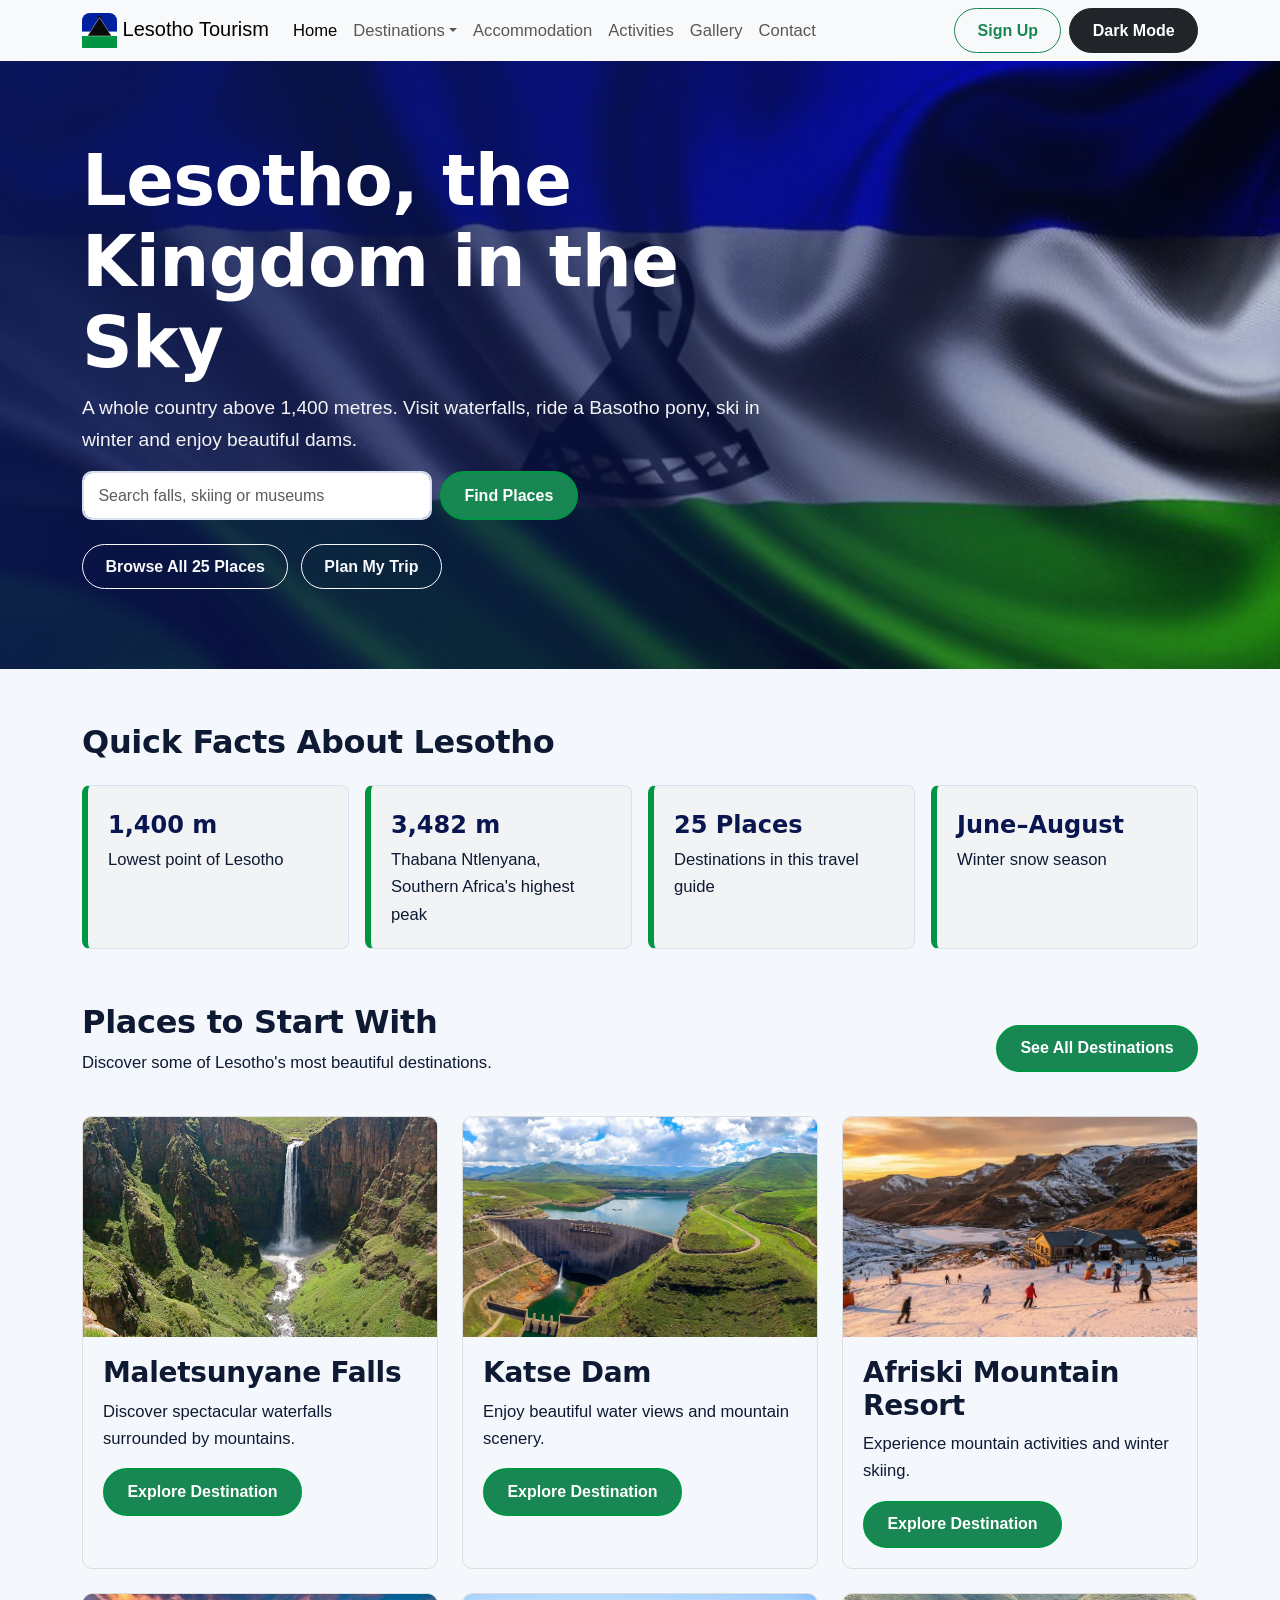
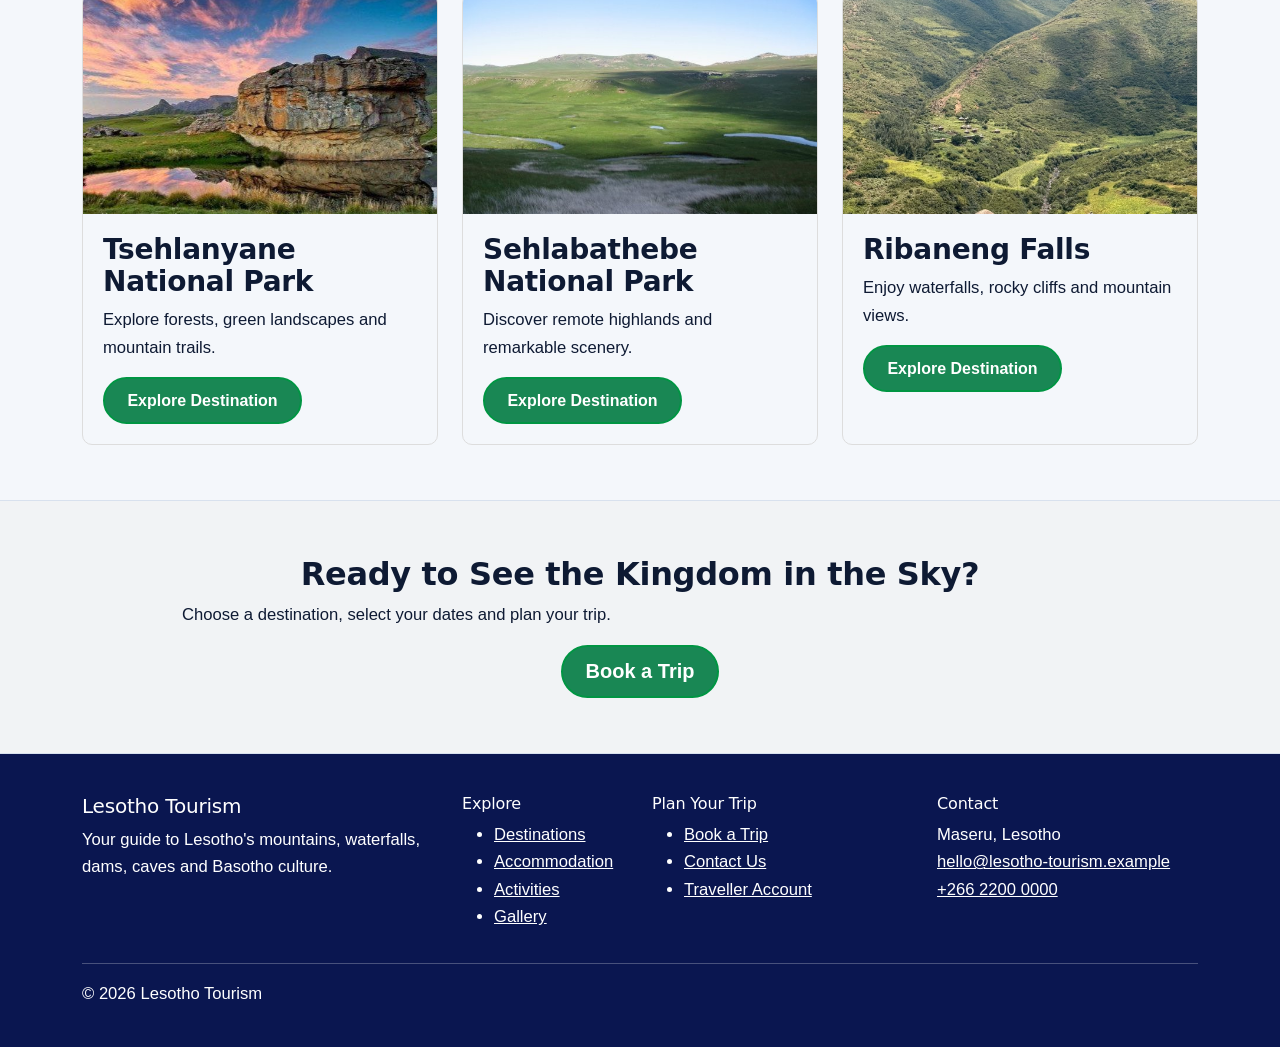
<file: index.html>
<!DOCTYPE html>
<html lang="en" data-bs-theme="light">
<head>
    <meta charset="UTF-8">
    <meta name="viewport" content="width=device-width, initial-scale=1">

    <title>Home | Lesotho Tourism</title>

    <meta name="description" content="Explore Lesotho's mountains, waterfalls, dams, caves and Basotho culture.">

    <link href="https://cdn.jsdelivr.net/npm/bootstrap@5.3.3/dist/css/bootstrap.min.css" rel="stylesheet">
    <link href="css/style.css" rel="stylesheet">

    <style>
        body {
            font-family: Arial, sans-serif;
        }

        .hero {
            background: #0a1650;
            color: white;
            padding: 80px 0;
        }

        .destination-card {
            height: 100%;
            border: 1px solid #ddd;
            border-radius: 10px;
            overflow: hidden;
        }

        .destination-card img {
            width: 100%;
            height: 220px;
            object-fit: cover;
        }

        .destination-card-content {
            padding: 20px;
        }

        .fact {
            background: #f1f3f5;
            padding: 20px;
            border-radius: 8px;
            height: 100%;
        }

        .fact strong {
            display: block;
            font-size: 24px;
            color: #0a1650;
        }

        .btn-green {
            background: #198754;
            color: white;
        }

        .btn-green:hover {
            background: #146c43;
            color: white;
        }

        .section {
            padding: 55px 0;
        }

        .section-alt {
            background: #f1f3f5;
        }

        footer {
            background: #0a1650;
            color: white;
            padding: 40px 0;
        }

        footer a {
            color: white;
        }

        @media (max-width: 576px) {
            .hero {
                padding: 50px 0;
            }

            .destination-card img {
                height: 200px;
            }
        }
    </style>
</head>

<body>

<header>
    <nav class="navbar navbar-expand-lg navbar-light bg-light">
        <div class="container">

            <a class="navbar-brand" href="index.html">
                <img src="images/logo.svg" alt="Lesotho Tourism logo" width="35" height="35">
                Lesotho Tourism
            </a>

            <button class="navbar-toggler" type="button" data-bs-toggle="collapse" data-bs-target="#mainMenu">
                <span class="navbar-toggler-icon"></span>
            </button>

            <div class="collapse navbar-collapse" id="mainMenu">

                <ul class="navbar-nav me-auto">
                    <li class="nav-item">
                        <a class="nav-link active" href="index.html">Home</a>
                    </li>

                    <li class="nav-item dropdown">
                        <a class="nav-link dropdown-toggle" href="#" data-bs-toggle="dropdown">Destinations</a>

                        <ul class="dropdown-menu">
                            <li><a class="dropdown-item" href="destinations.html">All 25 Places</a></li>
                            <li><a class="dropdown-item" href="destinations.html?cat=Mountains%20%26%20Nature">Mountains and Nature</a></li>
                            <li><a class="dropdown-item" href="destinations.html?cat=Dams%20%26%20Highlands">Dams and Highlands</a></li>
                            <li><a class="dropdown-item" href="destinations.html?cat=History%20%26%20Culture">History and Culture</a></li>
                            <li><a class="dropdown-item" href="destinations.html?cat=More%20to%20explore">More to Explore</a></li>
                        </ul>
                    </li>

                    <li class="nav-item">
                        <a class="nav-link" href="accommodation.html">Accommodation</a>
                    </li>

                    <li class="nav-item">
                        <a class="nav-link" href="activities.html">Activities</a>
                    </li>

                    <li class="nav-item">
                        <a class="nav-link" href="gallery.html">Gallery</a>
                    </li>

                    <li class="nav-item">
                        <a class="nav-link" href="contact.html">Contact</a>
                    </li>
                </ul>

                <a class="btn btn-outline-success me-2" href="contact.html#account">Sign Up</a>

                <button class="btn btn-dark" type="button" id="themeButton">
                    Dark Mode
                </button>

            </div>
        </div>
    </nav>
</header>

<main>

    <section class="hero">
        <div class="container">

            <h1>Lesotho, the Kingdom in the Sky</h1>

            <p class="lead">
                A whole country above 1,400 metres. Visit waterfalls,
                ride a Basotho pony, ski in winter and enjoy beautiful dams.
            </p>

            <form id="heroSearch" class="d-flex flex-wrap gap-2">
                <input
                    class="form-control"
                    style="max-width:350px"
                    id="heroQuery"
                    type="search"
                    placeholder="Search falls, skiing or museums">

                <button class="btn btn-green" type="submit">Find Places</button>
            </form>

            <div class="mt-4">
                <a class="btn btn-outline-light me-2" href="destinations.html">Browse All 25 Places</a>
                <a class="btn btn-outline-light" href="contact.html#booking">Plan My Trip</a>
            </div>

        </div>
    </section>

    <section class="section pb-0">
        <div class="container">

            <h2 class="mb-4">Quick Facts About Lesotho</h2>

            <div class="row g-3">

                <div class="col-6 col-lg-3">
                    <div class="fact">
                        <strong>1,400 m</strong>
                        Lowest point of Lesotho
                    </div>
                </div>

                <div class="col-6 col-lg-3">
                    <div class="fact">
                        <strong>3,482 m</strong>
                        Thabana Ntlenyana, Southern Africa's highest peak
                    </div>
                </div>

                <div class="col-6 col-lg-3">
                    <div class="fact">
                        <strong>25 Places</strong>
                        Destinations in this travel guide
                    </div>
                </div>

                <div class="col-6 col-lg-3">
                    <div class="fact">
                        <strong>June–August</strong>
                        Winter snow season
                    </div>
                </div>

            </div>
        </div>
    </section>

    <section class="section">
        <div class="container">

            <div class="d-flex justify-content-between align-items-center flex-wrap gap-3 mb-4">

                <div>
                    <h2>Places to Start With</h2>
                    <p>Discover some of Lesotho's most beautiful destinations.</p>
                </div>

                <a class="btn btn-green" href="destinations.html">See All Destinations</a>

            </div>

            <div class="row g-4" id="featuredGrid">

                <div class="col-md-6 col-lg-4">
                    <article class="destination-card">
                        <img src="images/maletsunyanefalls.jpg" alt="Maletsunyane Falls" loading="lazy">

                        <div class="destination-card-content">
                            <h3>Maletsunyane Falls</h3>
                            <p>Discover spectacular waterfalls surrounded by mountains.</p>
                            <a href="destinations.html" class="btn btn-green">Explore Destination</a>
                        </div>
                    </article>
                </div>

                <div class="col-md-6 col-lg-4">
                    <article class="destination-card">
                        <img src="images/katse_dam.jpg" alt="Katse Dam" loading="lazy">

                        <div class="destination-card-content">
                            <h3>Katse Dam</h3>
                            <p>Enjoy beautiful water views and mountain scenery.</p>
                            <a href="destinations.html" class="btn btn-green">Explore Destination</a>
                        </div>
                    </article>
                </div>

                <div class="col-md-6 col-lg-4">
                    <article class="destination-card">
                        <img src="images/afriski-mountain-resort.jpg" alt="Afriski Mountain Resort" loading="lazy">

                        <div class="destination-card-content">
                            <h3>Afriski Mountain Resort</h3>
                            <p>Experience mountain activities and winter skiing.</p>
                            <a href="destinations.html" class="btn btn-green">Explore Destination</a>
                        </div>
                    </article>
                </div>

                <div class="col-md-6 col-lg-4">
                    <article class="destination-card">
                        <img src="images/tsehlanyane.jpg" alt="Tsehlanyane National Park" loading="lazy">

                        <div class="destination-card-content">
                            <h3>Tsehlanyane National Park</h3>
                            <p>Explore forests, green landscapes and mountain trails.</p>
                            <a href="destinations.html" class="btn btn-green">Explore Destination</a>
                        </div>
                    </article>
                </div>

                <div class="col-md-6 col-lg-4">
                    <article class="destination-card">
                        <img src="images/sehlabathebe_national_park.jpg" alt="Sehlabathebe National Park" loading="lazy">

                        <div class="destination-card-content">
                            <h3>Sehlabathebe National Park</h3>
                            <p>Discover remote highlands and remarkable scenery.</p>
                            <a href="destinations.html" class="btn btn-green">Explore Destination</a>
                        </div>
                    </article>
                </div>

                <div class="col-md-6 col-lg-4">
                    <article class="destination-card">
                        <img src="images/ribaneng.jpg" alt="Ribaneng Falls" loading="lazy">

                        <div class="destination-card-content">
                            <h3>Ribaneng Falls</h3>
                            <p>Enjoy waterfalls, rocky cliffs and mountain views.</p>
                            <a href="destinations.html" class="btn btn-green">Explore Destination</a>
                        </div>
                    </article>
                </div>

            </div>
        </div>
    </section>

    <section class="section section-alt">
        <div class="container text-center">

            <h2>Ready to See the Kingdom in the Sky?</h2>

            <p>Choose a destination, select your dates and plan your trip.</p>

            <a class="btn btn-green btn-lg" href="contact.html#booking">Book a Trip</a>

        </div>
    </section>

</main>

<footer>
    <div class="container">

        <div class="row g-4">

            <div class="col-lg-4">
                <h2 class="h5">Lesotho Tourism</h2>
                <p>Your guide to Lesotho's mountains, waterfalls, dams, caves and Basotho culture.</p>
            </div>

            <div class="col-6 col-lg-2">
                <h3 class="h6">Explore</h3>

                <ul>
                    <li><a href="destinations.html">Destinations</a></li>
                    <li><a href="accommodation.html">Accommodation</a></li>
                    <li><a href="activities.html">Activities</a></li>
                    <li><a href="gallery.html">Gallery</a></li>
                </ul>
            </div>

            <div class="col-6 col-lg-3">
                <h3 class="h6">Plan Your Trip</h3>

                <ul>
                    <li><a href="contact.html#booking">Book a Trip</a></li>
                    <li><a href="contact.html#contact">Contact Us</a></li>
                    <li><a href="contact.html#account">Traveller Account</a></li>
                </ul>
            </div>

            <div class="col-lg-3">
                <h3 class="h6">Contact</h3>

                <p>
                    Maseru, Lesotho<br>
                    <a href="mailto:hello@lesotho-tourism.example">hello@lesotho-tourism.example</a><br>
                    <a href="tel:+26622000000">+266 2200 0000</a>
                </p>
            </div>

        </div>

        <hr>

        <p class="mb-0">© <span id="year"></span> Lesotho Tourism</p>

    </div>
</footer>

<script src="https://cdn.jsdelivr.net/npm/bootstrap@5.3.3/dist/js/bootstrap.bundle.min.js"></script>

<script>
    document.getElementById("year").textContent = new Date().getFullYear();

    const themeButton = document.getElementById("themeButton");

    themeButton.addEventListener("click", function () {
        const html = document.documentElement;

        if (html.getAttribute("data-bs-theme") === "light") {
            html.setAttribute("data-bs-theme", "dark");
            document.body.style.backgroundColor = "#212529";
            document.body.style.color = "#f8f9fa";
            themeButton.textContent = "Light Mode";
        } else {
            html.setAttribute("data-bs-theme", "light");
            document.body.style.backgroundColor = "#ffffff";
            document.body.style.color = "#212529";
            themeButton.textContent = "Dark Mode";
        }
    });

    document.getElementById("heroSearch").addEventListener("submit", function (event) {
        event.preventDefault();

        const query = document.getElementById("heroQuery").value.trim();

        if (query !== "") {
            window.location.href = "destinations.html?search=" + encodeURIComponent(query);
        } else {
            window.location.href = "destinations.html";
        }
    });
</script>

</body>
</html>
</file>
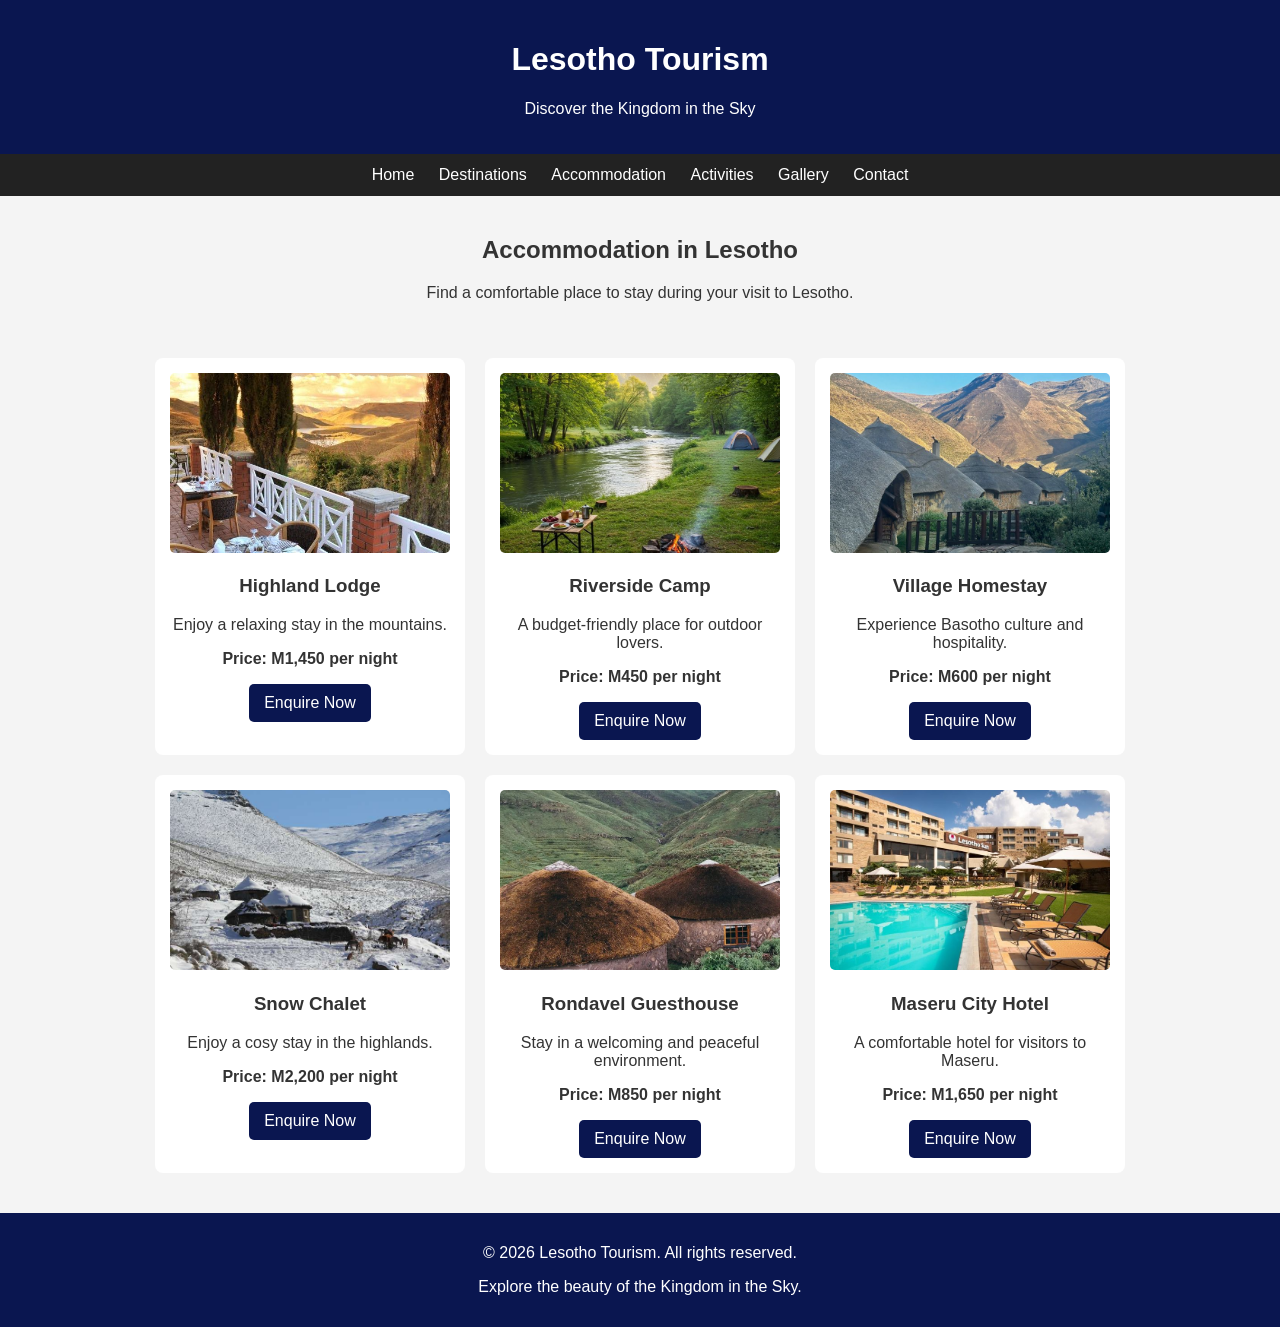
<file: accommodation.html>
<!DOCTYPE html>
<html lang="en">
<head>
    <meta charset="UTF-8">
    <meta name="viewport" content="width=device-width, initial-scale=1.0">
    <title>Accommodation | Lesotho Tourism</title>

    <style>
        body {
            font-family: Arial, sans-serif;
            margin: 0;
            background-color: #f4f4f4;
            color: #333;
        }

        header {
            background-color: #0a1650;
            color: white;
            text-align: center;
            padding: 20px;
        }

        nav {
            background-color: #222;
            text-align: center;
            padding: 12px;
            border: none;
            box-shadow: none;
        }

        nav a {
            color: white;
            text-decoration: none;
            margin: 10px;
        }

        nav a:hover {
            color: orange;
        }

        .intro {
            text-align: center;
            padding: 20px;
        }

        .accommodation {
            display: flex;
            flex-wrap: wrap;
            justify-content: center;
            gap: 20px;
            padding: 20px;
        }

        .card {
            background-color: white;
            width: 280px;
            padding: 15px;
            text-align: center;
            border-radius: 8px;
        }

        .card img {
            width: 100%;
            height: 180px;
            object-fit: cover;
            border-radius: 5px;
        }

        .card a {
            display: inline-block;
            background-color: #0a1650;
            color: white;
            padding: 10px 15px;
            text-decoration: none;
            border-radius: 5px;
        }

        footer {
            background-color: #0a1650;
            color: white;
            text-align: center;
            padding: 15px;
            margin-top: 20px;
        }
    </style>
</head>

<body>

    <header>
        <h1>Lesotho Tourism</h1>
        <p>Discover the Kingdom in the Sky</p>
    </header>

    <nav>
        <a href="index.html">Home</a>
        <a href="destinations.html">Destinations</a>
        <a href="accommodation.html">Accommodation</a>
        <a href="activities.html">Activities</a>
        <a href="gallery.html">Gallery</a>
        <a href="contact.html">Contact</a>
    </nav>

    <section class="intro">
        <h2>Accommodation in Lesotho</h2>
        <p>Find a comfortable place to stay during your visit to Lesotho.</p>
    </section>

    <section class="accommodation">

        <div class="card">
            <img src="images/stay-lodge.jpg" alt="Highland Lodge">
            <h3>Highland Lodge</h3>
            <p>Enjoy a relaxing stay in the mountains.</p>
            <p><strong>Price: M1,450 per night</strong></p>
            <a href="contact.html">Enquire Now</a>
        </div>

        <div class="card">
            <img src="images/stay-camp.jpg" alt="Riverside Camp">
            <h3>Riverside Camp</h3>
            <p>A budget-friendly place for outdoor lovers.</p>
            <p><strong>Price: M450 per night</strong></p>
            <a href="contact.html">Enquire Now</a>
        </div>

        <div class="card">
            <img src="images/stay-village.jpg" alt="Village Homestay">
            <h3>Village Homestay</h3>
            <p>Experience Basotho culture and hospitality.</p>
            <p><strong>Price: M600 per night</strong></p>
            <a href="contact.html">Enquire Now</a>
        </div>

        <div class="card">
            <img src="images/stay-chalet.jpg" alt="Snow Chalet">
            <h3>Snow Chalet</h3>
            <p>Enjoy a cosy stay in the highlands.</p>
            <p><strong>Price: M2,200 per night</strong></p>
            <a href="contact.html">Enquire Now</a>
        </div>

        <div class="card">
            <img src="images/stay-rondavel.jpg" alt="Rondavel Guesthouse">
            <h3>Rondavel Guesthouse</h3>
            <p>Stay in a welcoming and peaceful environment.</p>
            <p><strong>Price: M850 per night</strong></p>
            <a href="contact.html">Enquire Now</a>
        </div>

        <div class="card">
            <img src="images/stay-hotel.jpg" alt="Maseru City Hotel">
            <h3>Maseru City Hotel</h3>
            <p>A comfortable hotel for visitors to Maseru.</p>
            <p><strong>Price: M1,650 per night</strong></p>
            <a href="contact.html">Enquire Now</a>
        </div>

    </section>

    <footer>
        <p>&copy; 2026 Lesotho Tourism. All rights reserved.</p>
        <p>Explore the beauty of the Kingdom in the Sky.</p>
    </footer>

</body>
</html>
</file>
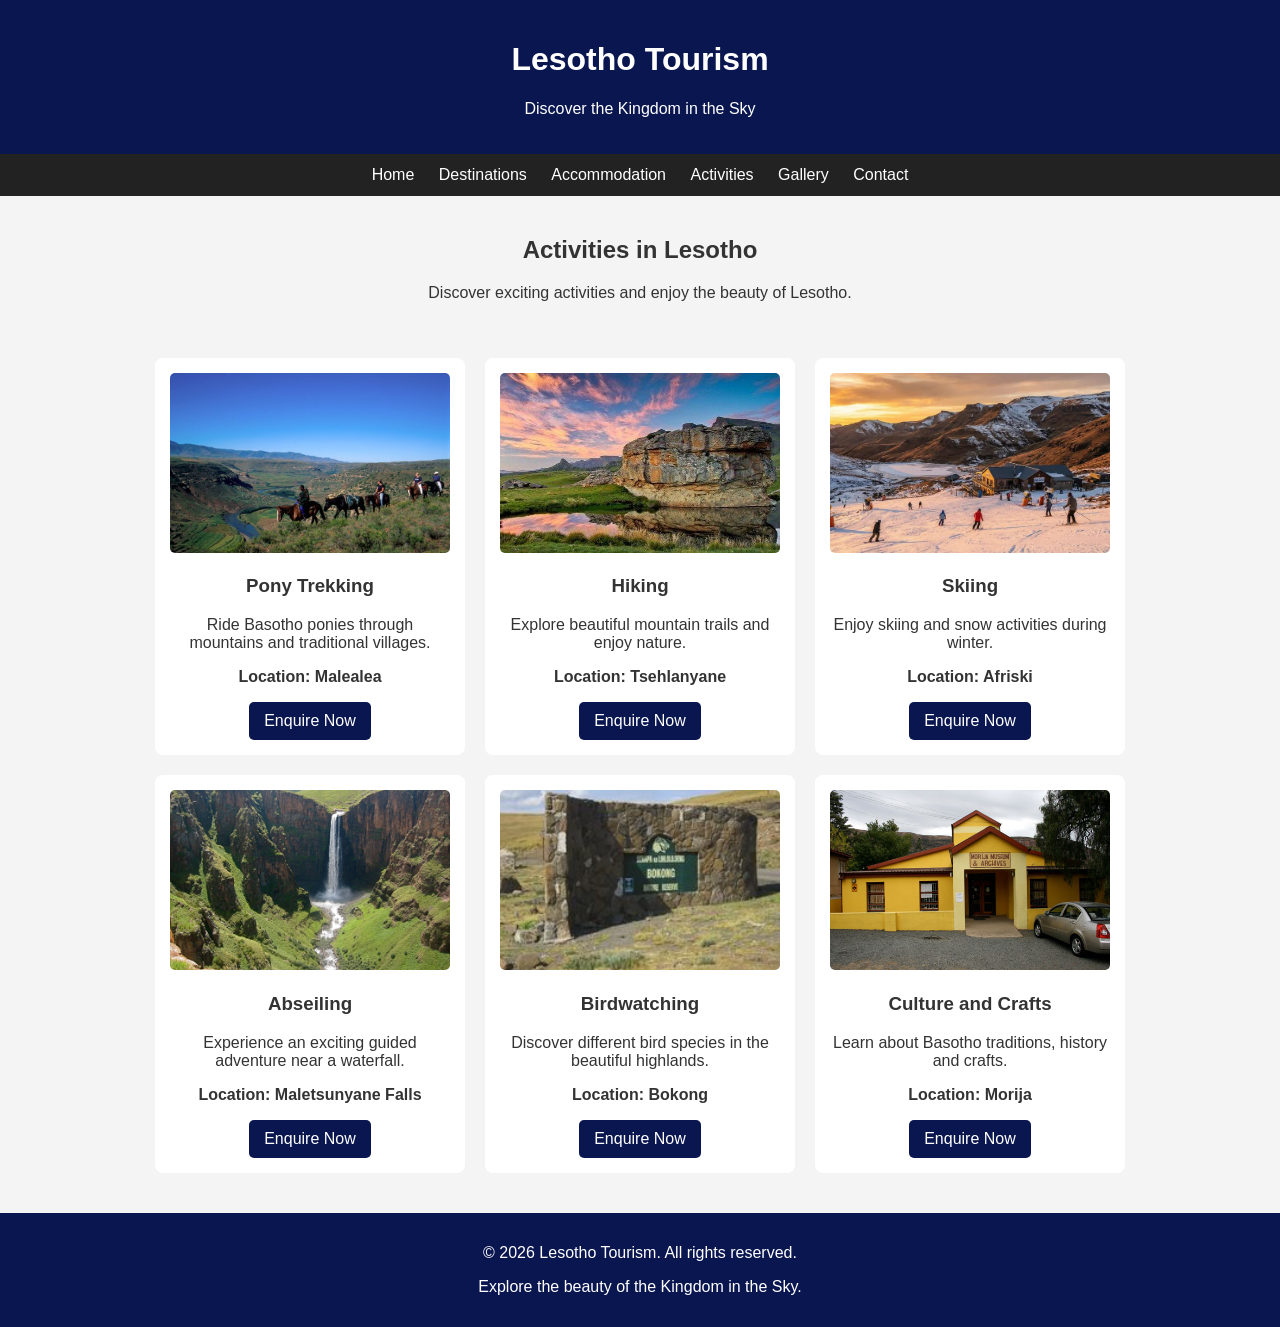
<file: activities.html>
<!DOCTYPE html>
<html lang="en">
<head>
    <meta charset="UTF-8">
    <meta name="viewport" content="width=device-width, initial-scale=1.0">
    <title>Activities | Lesotho Tourism</title>

    <style>
        body {
            font-family: Arial, sans-serif;
            margin: 0;
            background-color: #f4f4f4;
            color: #333;
        }

        header {
            background-color: #0a1650;
            color: white;
            text-align: center;
            padding: 20px;
        }

        nav {
            background-color: #222;
            text-align: center;
            padding: 12px;
            border: none;
            box-shadow: none;
        }

        nav a {
            color: white;
            text-decoration: none;
            margin: 10px;
        }

        nav a:hover {
            color: orange;
        }

        .intro {
            text-align: center;
            padding: 20px;
        }

        .activities {
            display: flex;
            flex-wrap: wrap;
            justify-content: center;
            gap: 20px;
            padding: 20px;
        }

        .card {
            background-color: white;
            width: 280px;
            padding: 15px;
            text-align: center;
            border-radius: 8px;
        }

        .card img {
            width: 100%;
            height: 180px;
            object-fit: cover;
            border-radius: 5px;
        }

        .card a {
            display: inline-block;
            background-color: #0a1650;
            color: white;
            padding: 10px 15px;
            text-decoration: none;
            border-radius: 5px;
        }

        footer {
            background-color: #0a1650;
            color: white;
            text-align: center;
            padding: 15px;
            margin-top: 20px;
        }
    </style>
</head>

<body>

    <header>
        <h1>Lesotho Tourism</h1>
        <p>Discover the Kingdom in the Sky</p>
    </header>

    <nav>
        <a href="index.html">Home</a>
        <a href="destinations.html">Destinations</a>
        <a href="accommodation.html">Accommodation</a>
        <a href="activities.html">Activities</a>
        <a href="gallery.html">Gallery</a>
        <a href="contact.html">Contact</a>
    </nav>

    <section class="intro">
        <h2>Activities in Lesotho</h2>
        <p>Discover exciting activities and enjoy the beauty of Lesotho.</p>
    </section>

    <section class="activities">

        <div class="card">
            <img src="images/pony-trekking.jpg" alt="Pony trekking">
            <h3>Pony Trekking</h3>
            <p>Ride Basotho ponies through mountains and traditional villages.</p>
            <p><strong>Location: Malealea</strong></p>
            <a href="contact.html">Enquire Now</a>
        </div>

        <div class="card">
            <img src="images/tsehlanyane.jpg" alt="Mountain hiking">
            <h3>Hiking</h3>
            <p>Explore beautiful mountain trails and enjoy nature.</p>
            <p><strong>Location: Tsehlanyane</strong></p>
            <a href="contact.html">Enquire Now</a>
        </div>

        <div class="card">
            <img src="images/afriski-mountain-resort.jpg" alt="Skiing in the snow">
            <h3>Skiing</h3>
            <p>Enjoy skiing and snow activities during winter.</p>
            <p><strong>Location: Afriski</strong></p>
            <a href="contact.html">Enquire Now</a>
        </div>

        <div class="card">
            <img src="images/maletsunyanefalls.jpg" alt="Maletsunyane Falls">
            <h3>Abseiling</h3>
            <p>Experience an exciting guided adventure near a waterfall.</p>
            <p><strong>Location: Maletsunyane Falls</strong></p>
            <a href="contact.html">Enquire Now</a>
        </div>

        <div class="card">
            <img src="images/bokong.jpg" alt="Bokong mountain landscape">
            <h3>Birdwatching</h3>
            <p>Discover different bird species in the beautiful highlands.</p>
            <p><strong>Location: Bokong</strong></p>
            <a href="contact.html">Enquire Now</a>
        </div>

        <div class="card">
            <img src="images/morija-museum.jpg" alt="Basotho cultural heritage">
            <h3>Culture and Crafts</h3>
            <p>Learn about Basotho traditions, history and crafts.</p>
            <p><strong>Location: Morija</strong></p>
            <a href="contact.html">Enquire Now</a>
        </div>

    </section>

    <footer>
        <p>&copy; 2026 Lesotho Tourism. All rights reserved.</p>
        <p>Explore the beauty of the Kingdom in the Sky.</p>
    </footer>

</body>
</html>
</file>
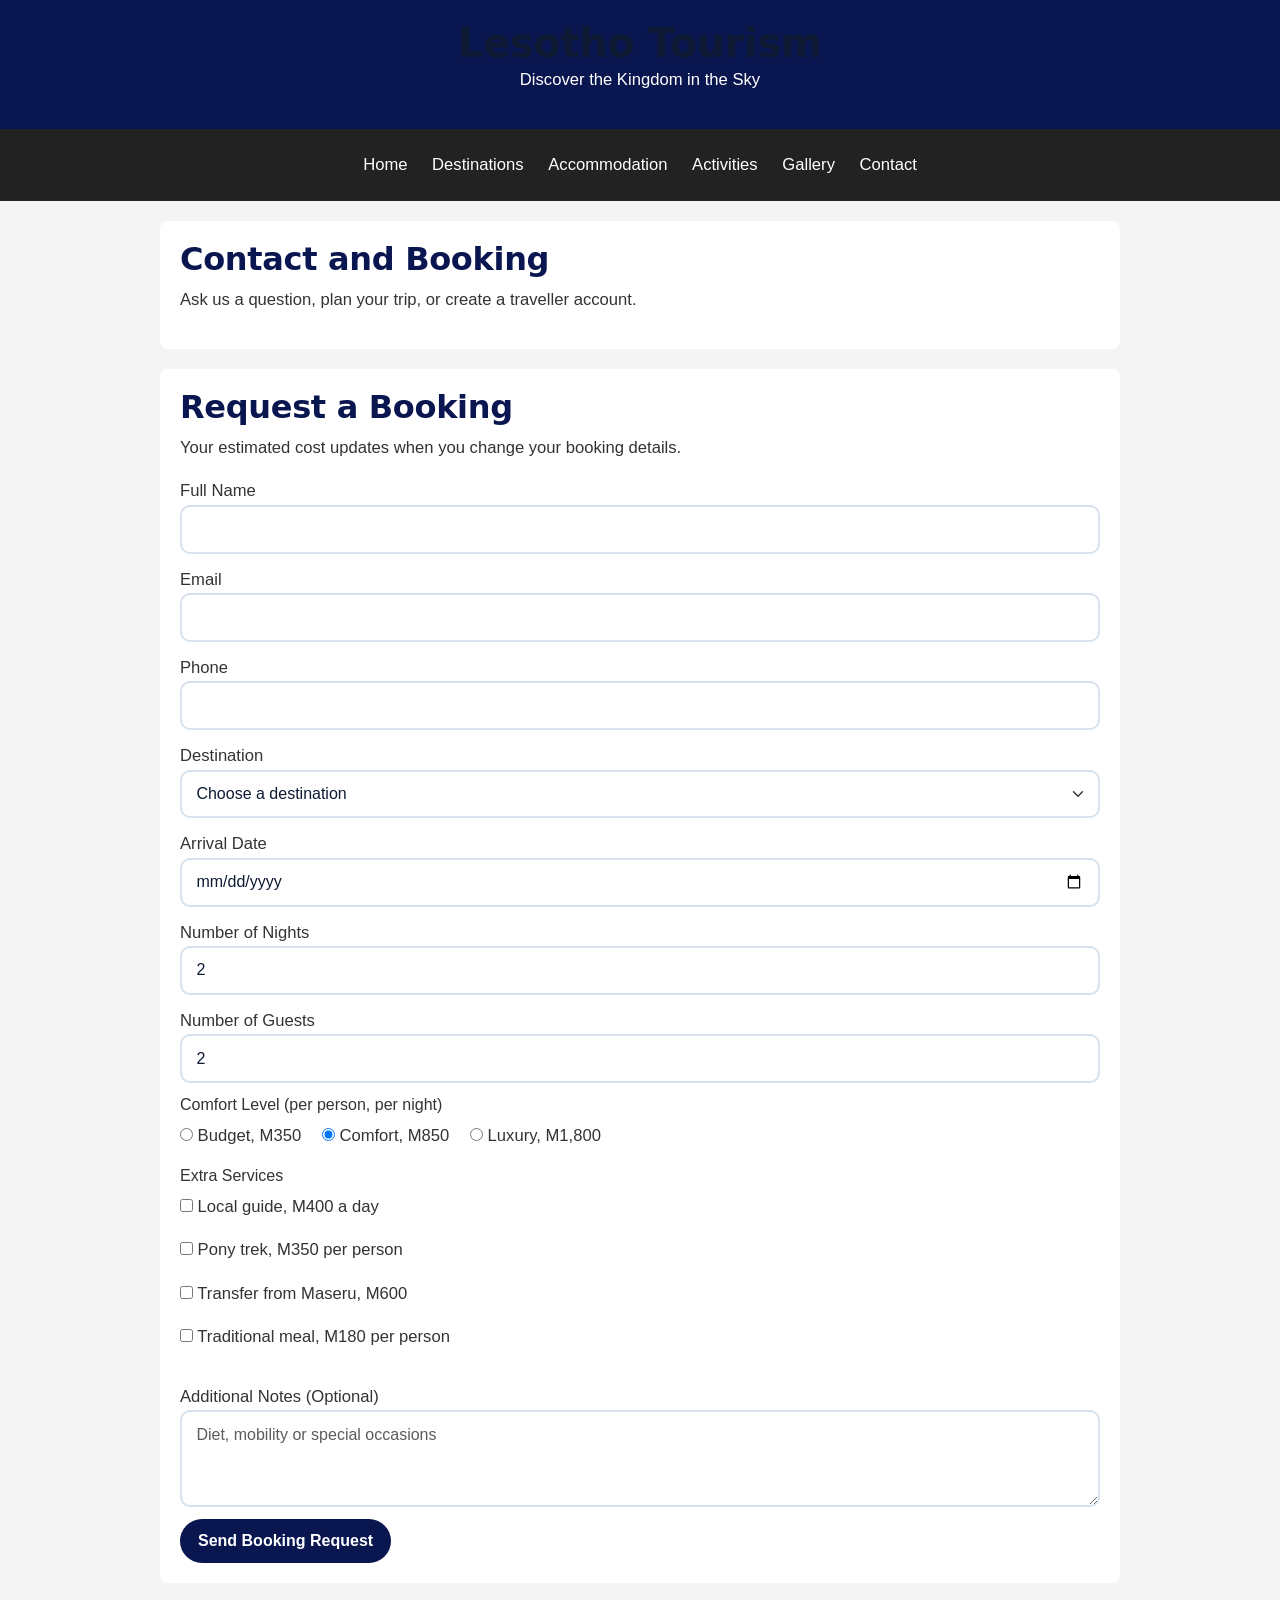
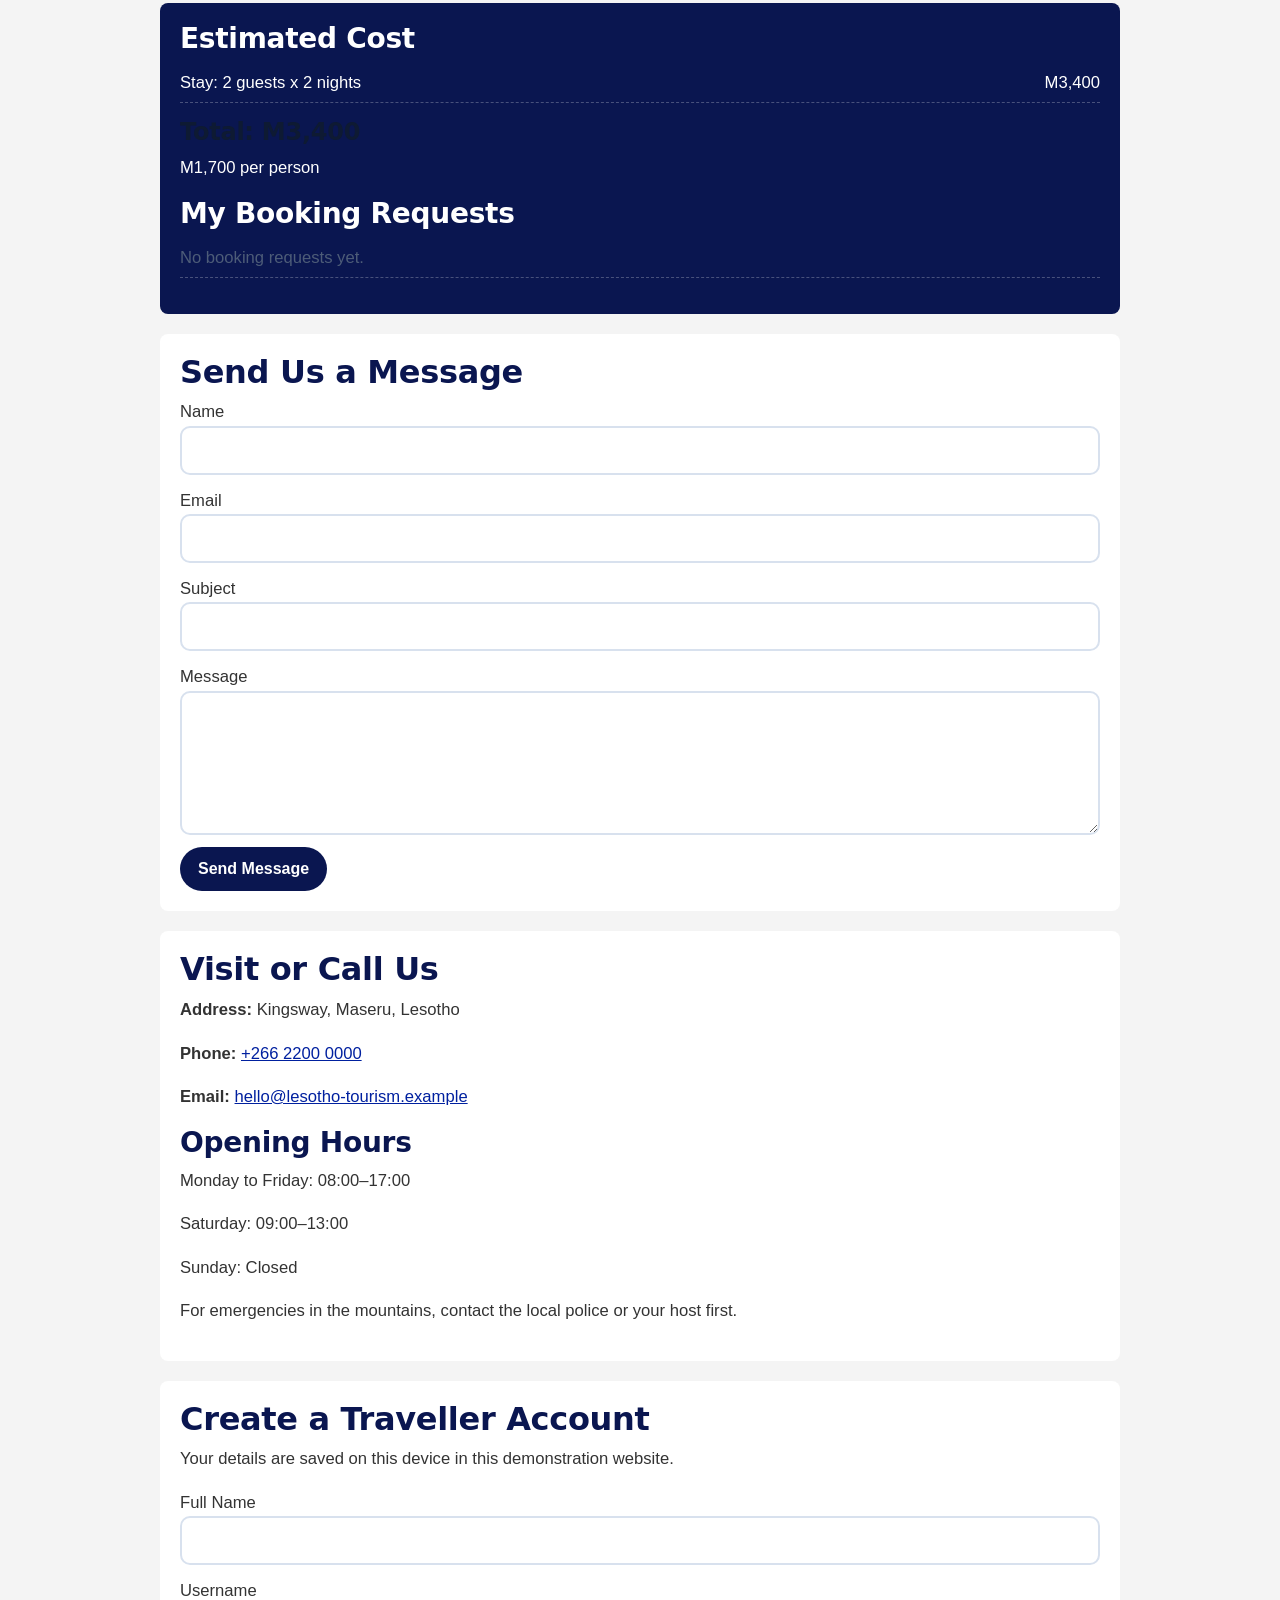
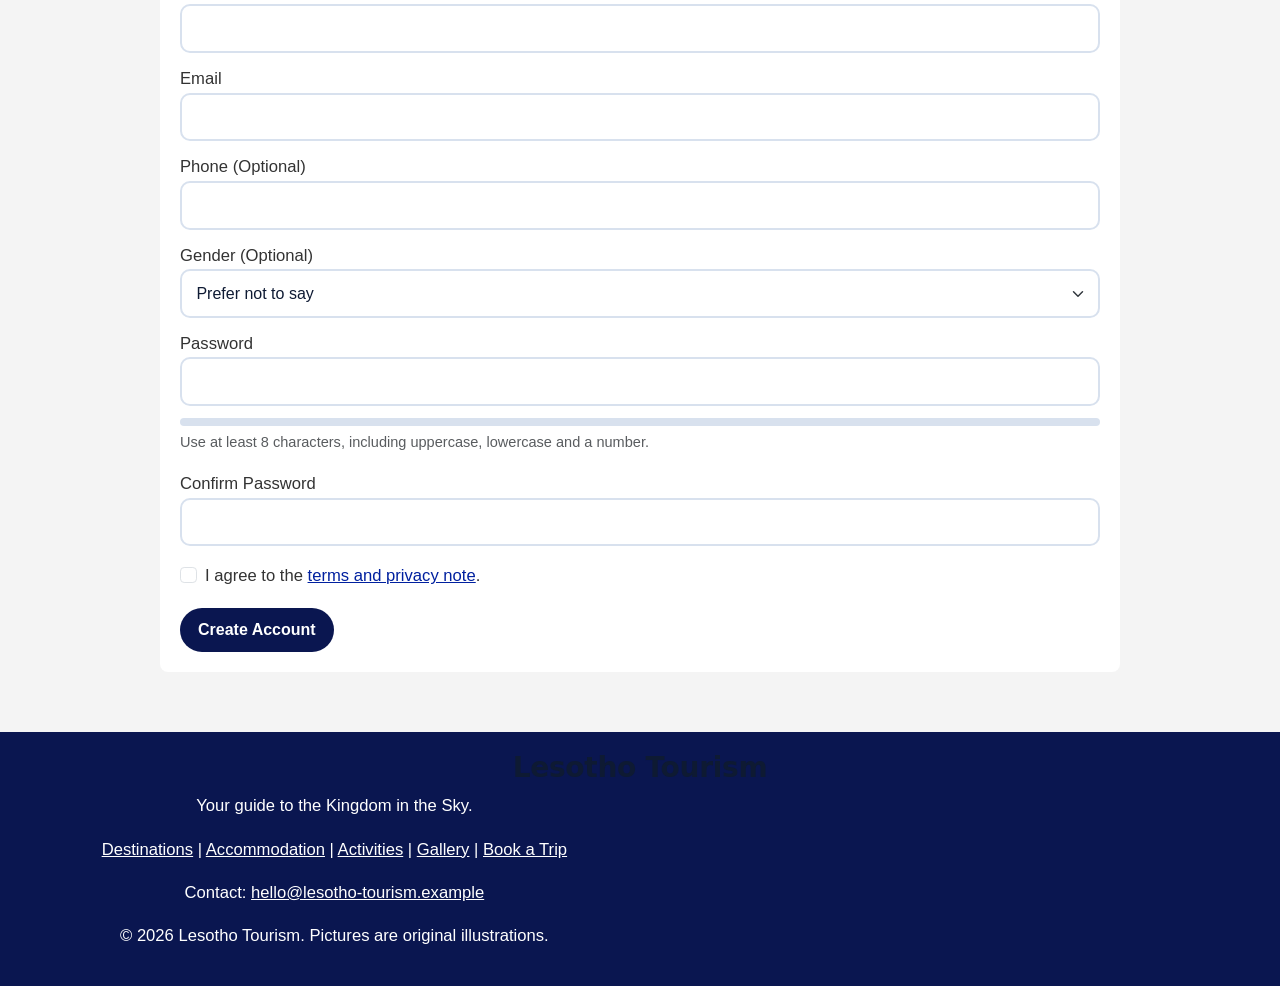
<file: contact.html>
<!DOCTYPE html>
<html lang="en" data-bs-theme="light">
<head>
    <meta charset="UTF-8">
    <meta name="viewport" content="width=device-width, initial-scale=1.0">

    <title>Contact | Lesotho Tourism</title>
    <meta name="description" content="Contact Lesotho Tourism and plan your trip to the Kingdom in the Sky.">
    <meta name="theme-color" content="#0a1650">

    <link rel="icon" href="images/favicon.svg" type="image/svg+xml">

    <link href="https://cdn.jsdelivr.net/npm/bootstrap@5.3.3/dist/css/bootstrap.min.css" rel="stylesheet">
    <link href="css/style.css" rel="stylesheet">

    <style>
        body {
            font-family: Arial, sans-serif;
            margin: 0;
            background: #f4f4f4;
            color: #333;
        }

        header {
            background: #0a1650;
            color: white;
            text-align: center;
            padding: 20px;
        }

        header h1 {
            margin: 0;
        }

        nav.main-nav {
            background: #222;
            text-align: center;
            padding: 12px;
        }

        nav.main-nav a {
            color: white;
            text-decoration: none;
            margin: 10px;
            display: inline-block;
        }

        nav.main-nav a:hover {
            color: orange;
        }

        .page-content {
            max-width: 1000px;
            margin: auto;
            padding: 20px;
        }

        .content-card {
            background: white;
            padding: 20px;
            margin-bottom: 20px;
            border-radius: 8px;
        }

        .content-card h2,
        .content-card h3 {
            color: #0a1650;
        }

        .form-control,
        .form-select {
            margin-bottom: 12px;
        }

        .btn-brand,
        .btn-green {
            background: #0a1650;
            color: white;
            border: none;
            padding: 10px 18px;
        }

        .btn-brand:hover,
        .btn-green:hover {
            background: #d89b38;
            color: #222;
        }

        .calc-result {
            background: #0a1650;
            color: white;
            padding: 20px;
            border-radius: 8px;
        }

        .calc-result h3 {
            color: white;
        }

        footer {
            background: #0a1650;
            color: white;
            text-align: center;
            padding: 20px;
            margin-top: 20px;
        }

        footer a {
            color: white;
        }

        @media (max-width: 600px) {
            nav.main-nav a {
                margin: 5px;
            }

            .page-content {
                padding: 12px;
            }
        }
    </style>
</head>

<body>
    
<header>
    <h1>Lesotho Tourism</h1>
    <center><p>Discover the Kingdom in the Sky</p></center>
</header>

<nav class="main-nav" aria-label="Main navigation">
    <a href="index.html">Home</a>
    <a href="destinations.html">Destinations</a>
    <a href="accommodation.html">Accommodation</a>
    <a href="activities.html">Activities</a>
    <a href="gallery.html">Gallery</a>
    <a href="contact.html">Contact</a>
</nav>

<div class="page-content">

    <section class="content-card">
        <h2>Contact and Booking</h2>
        <p>Ask us a question, plan your trip, or create a traveller account.</p>
    </section>

    <section class="content-card" id="booking">
        <h2>Request a Booking</h2>
        <p>Your estimated cost updates when you change your booking details.</p>

        <form id="bookingForm" novalidate>
            <div class="form-status" role="status" aria-live="polite"></div>

            <label for="bkName">Full Name</label>
            <input class="form-control" id="bkName" name="name" type="text"
                required minlength="2" maxlength="60" autocomplete="name" data-rule="name">

            <label for="bkEmail">Email</label>
            <input class="form-control" id="bkEmail" name="email" type="email"
                required autocomplete="email" data-rule="email">

            <label for="bkPhone">Phone</label>
            <input class="form-control" id="bkPhone" name="phone" type="tel"
                required autocomplete="tel" data-rule="phone">

            <label for="bkDestination">Destination</label>
            <select class="form-select" id="bkDestination" name="destination"
                required data-rule="select">
                <option value="">Loading...</option>
            </select>

            <label for="bkDate">Arrival Date</label>
            <input class="form-control" id="bkDate" name="date" type="date"
                required data-rule="date">

            <label for="bkNights">Number of Nights</label>
            <input class="form-control" id="bkNights" name="nights" type="number"
                min="1" max="14" value="2" required data-rule="number">

            <label for="bkGuests">Number of Guests</label>
            <input class="form-control" id="bkGuests" name="guests" type="number"
                min="1" max="20" value="2" required data-rule="number">

            <fieldset class="mb-3">
                <legend class="h6">Comfort Level (per person, per night)</legend>

                <label class="me-3">
                    <input type="radio" name="package" id="pkg1" data-rate="350">
                    Budget, M350
                </label>

                <label class="me-3">
                    <input type="radio" name="package" id="pkg2" data-rate="850" checked>
                    Comfort, M850
                </label>

                <label>
                    <input type="radio" name="package" id="pkg3" data-rate="1800">
                    Luxury, M1,800
                </label>
            </fieldset>

            <fieldset class="mb-3">
                <legend class="h6">Extra Services</legend>

                <p>
                    <label>
                        <input type="checkbox" name="extras" id="ex1"
                            data-price="400" data-per="day"
                            data-label="Local guide (per day)">
                        Local guide, M400 a day
                    </label>
                </p>

                <p>
                    <label>
                        <input type="checkbox" name="extras" id="ex2"
                            data-price="350" data-per="person"
                            data-label="Pony trek (per person)">
                        Pony trek, M350 per person
                    </label>
                </p>

                <p>
                    <label>
                        <input type="checkbox" name="extras" id="ex3"
                            data-price="600" data-per="trip"
                            data-label="Transfer from Maseru">
                        Transfer from Maseru, M600
                    </label>
                </p>

                <p>
                    <label>
                        <input type="checkbox" name="extras" id="ex4"
                            data-price="180" data-per="person"
                            data-label="Traditional meal (per person)">
                        Traditional meal, M180 per person
                    </label>
                </p>
            </fieldset>

            <label for="bkNotes">Additional Notes (Optional)</label>
            <textarea class="form-control" id="bkNotes" name="notes"
                rows="3" maxlength="400"
                placeholder="Diet, mobility or special occasions"></textarea>

            <button type="submit" class="btn btn-green">Send Booking Request</button>
        </form>
    </section>

    <section class="calc-result content-card">
        <h3>Estimated Cost</h3>

        <ul class="list-unstyled" id="calcLines"></ul>

        <h4>Total: <span id="calcTotal">M0</span></h4>
        <p id="calcPer"></p>

        <h3>My Booking Requests</h3>
        <ul class="list-unstyled" id="savedBookings"></ul>
    </section>

    
    <section class="content-card" id="contact">
        <h2>Send Us a Message</h2>

        <form id="contactForm" novalidate>
            <div class="form-status" role="status" aria-live="polite"></div>

            <label for="ctName">Name</label>
            <input class="form-control" id="ctName" name="name" type="text"
                required minlength="2" autocomplete="name" data-rule="name">

            <label for="ctEmail">Email</label>
            <input class="form-control" id="ctEmail" name="email" type="email"
                required autocomplete="email" data-rule="email">

            <label for="ctSubject">Subject</label>
            <input class="form-control" id="ctSubject" name="subject" type="text"
                required minlength="3" data-rule="subject">

            <label for="ctMessage">Message</label>
            <textarea class="form-control" id="ctMessage" name="message"
                rows="5" required minlength="10" maxlength="1000"
                data-rule="message"></textarea>

            <button type="submit" class="btn btn-brand">Send Message</button>
        </form>
    </section>

    <section class="content-card">
        <h2>Visit or Call Us</h2>

        <p><strong>Address:</strong> Kingsway, Maseru, Lesotho</p>
        <p><strong>Phone:</strong> <a href="tel:+26622000000">+266 2200 0000</a></p>
        <p><strong>Email:</strong> <a href="mailto:hello@lesotho-tourism.example">hello@lesotho-tourism.example</a></p>

        <h3>Opening Hours</h3>
        <p>Monday to Friday: 08:00–17:00</p>
        <p>Saturday: 09:00–13:00</p>
        <p>Sunday: Closed</p>

        <p>For emergencies in the mountains, contact the local police or your host first.</p>
    </section>

    
    <section class="content-card" id="account">
        <h2>Create a Traveller Account</h2>
        <p>Your details are saved on this device in this demonstration website.</p>

        <form id="signupForm" novalidate>
            <div class="form-status" role="status" aria-live="polite"></div>

            <label for="suName">Full Name</label>
            <input class="form-control" id="suName" name="fullname" type="text"
                required minlength="2" autocomplete="name" data-rule="name">

            <label for="suUser">Username</label>
            <input class="form-control" id="suUser" name="username" type="text"
                required minlength="3" maxlength="16" autocomplete="username"
                data-rule="username">

            <label for="suEmail">Email</label>
            <input class="form-control" id="suEmail" name="email" type="email"
                required autocomplete="email" data-rule="email">

            <label for="suPhone">Phone (Optional)</label>
            <input class="form-control" id="suPhone" name="phone" type="tel"
                autocomplete="tel" data-rule="phone">

            <label for="suGender">Gender (Optional)</label>
            <select class="form-select" id="suGender" name="gender">
                <option value="">Prefer not to say</option>
                <option>Female</option>
                <option>Male</option>
                <option>Other</option>
            </select>

            <label for="suPassword">Password</label>
            <input class="form-control" id="suPassword" name="password"
                type="password" required minlength="8"
                autocomplete="new-password" data-rule="password"
                aria-describedby="pwHelp">

            <div class="strength mt-2" id="pwBar" aria-hidden="true">
                <span></span>
            </div>

            <p class="form-text" id="pwHelp">
                Use at least 8 characters, including uppercase, lowercase and a number.
            </p>

            <label for="suConfirm">Confirm Password</label>
            <input class="form-control" id="suConfirm" name="confirm"
                type="password" required autocomplete="new-password"
                data-match="#suPassword">

            <div class="form-check mt-3">
                <input class="form-check-input" type="checkbox" id="suTerms" required>
                <label class="form-check-label" for="suTerms">
                    I agree to the
                    <a href="#termsModal" data-bs-toggle="modal">terms and privacy note</a>.
                </label>
            </div>

            <button type="submit" class="btn btn-green mt-3">Create Account</button>
        </form>
    </section>

</div>
</main>

<div class="modal fade" id="termsModal" tabindex="-1"
    aria-labelledby="termsTitle" aria-hidden="true">
    <div class="modal-dialog modal-dialog-centered">
        <div class="modal-content">

            <div class="modal-header">
                <h2 class="modal-title h5" id="termsTitle">Terms and Privacy Note</h2>
                <button type="button" class="btn-close"
                    data-bs-dismiss="modal" aria-label="Close"></button>
            </div>

            <div class="modal-body">
                <p>This is a student demonstration website. Account details and booking requests are stored in the browser and are not sent to a server.</p>
                <p>Do not enter sensitive or real passwords on this demonstration site.</p>
            </div>

            <div class="modal-footer">
                <button type="button" class="btn btn-brand" data-bs-dismiss="modal">Got It</button>
            </div>

        </div>
    </div>
</div>

<button type="button" class="to-top" id="toTop" aria-label="Back to top">↑</button>


<footer>
    <h3>Lesotho Tourism</h3>
    <p>Your guide to the Kingdom in the Sky.</p>

    <p>
        <a href="destinations.html">Destinations</a> |
        <a href="accommodation.html">Accommodation</a> |
        <a href="activities.html">Activities</a> |
        <a href="gallery.html">Gallery</a> |
        <a href="#booking">Book a Trip</a>
    </p>

    <p>
        Contact: <a href="mailto:hello@lesotho-tourism.example">hello@lesotho-tourism.example</a>
    </p>

    <p>&copy; <span data-year>2026</span> Lesotho Tourism. Pictures are original illustrations.</p>
</footer>

<script src="https://cdn.jsdelivr.net/npm/bootstrap@5.3.3/dist/js/bootstrap.bundle.min.js"></script>
<script src="js/data-fallback.js"></script>
<script src="js/main.js"></script>
<script src="js/forms.js"></script>

</body>
</html>
</file>
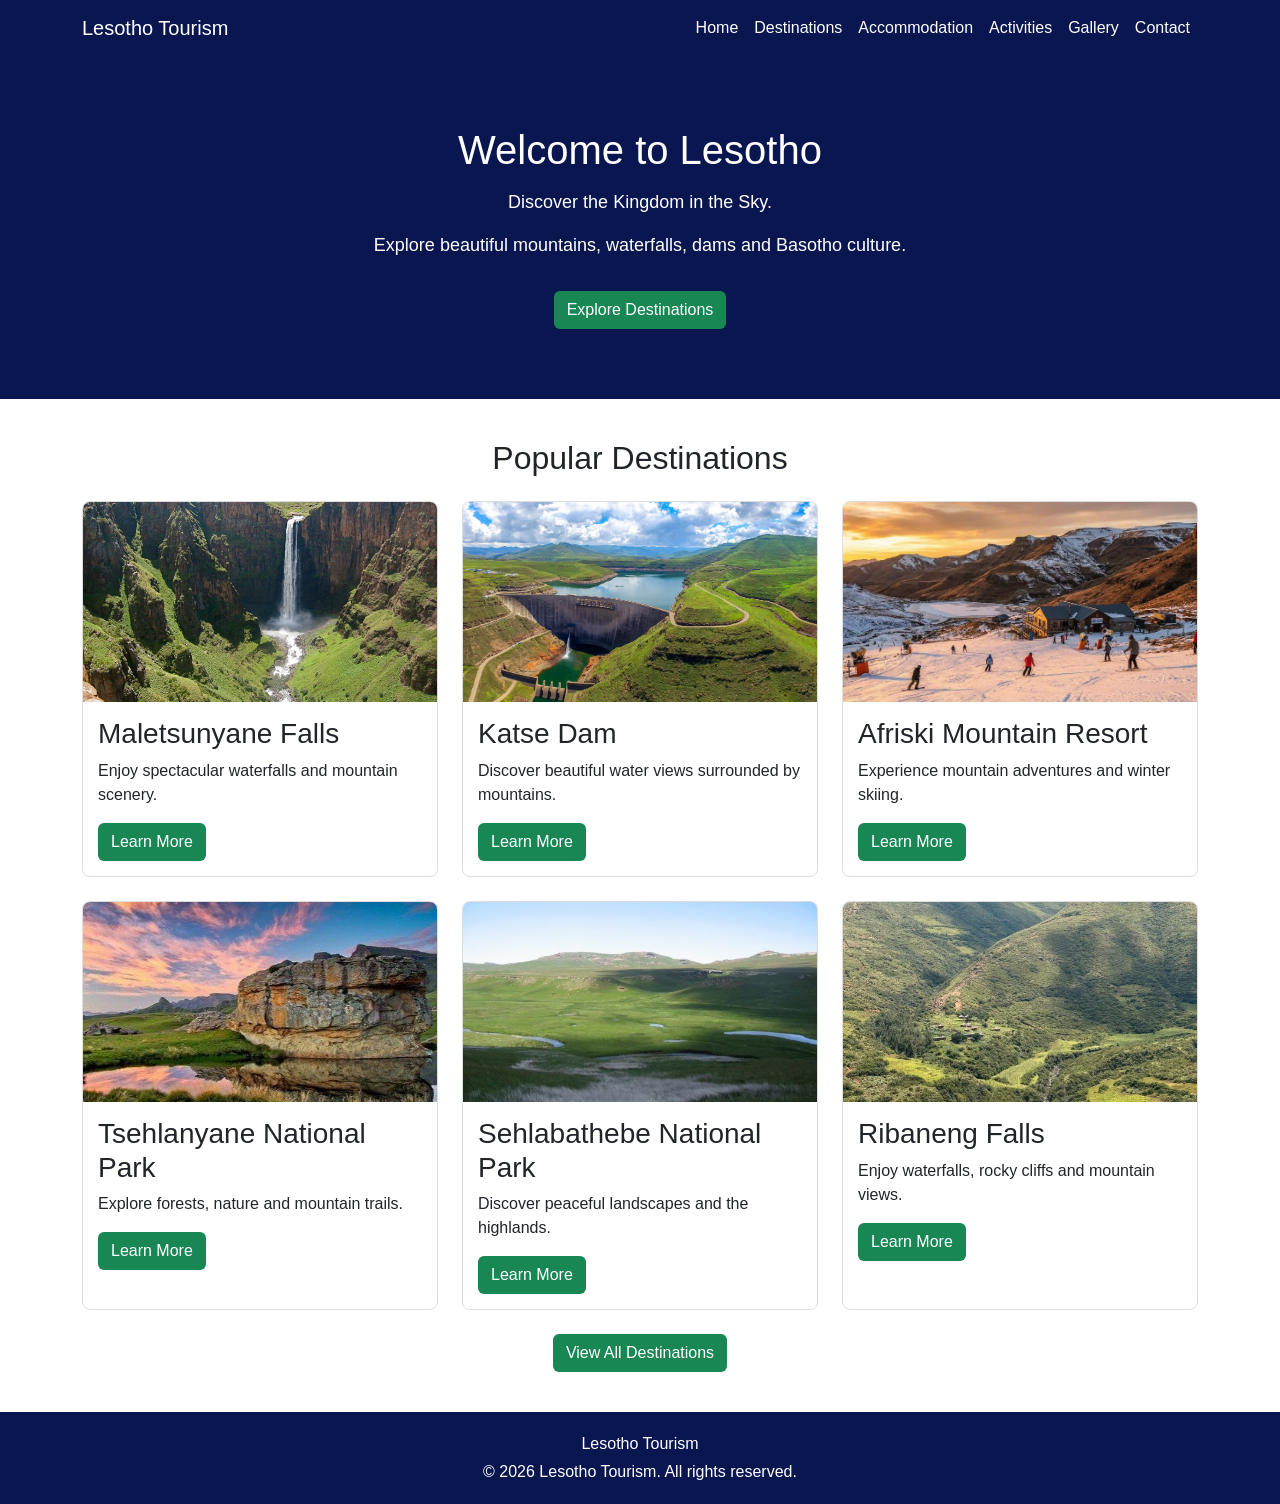
<file: destinations.html>
<!DOCTYPE html>
<html lang="en">
<head>
    <meta charset="UTF-8">
    <meta name="viewport" content="width=device-width, initial-scale=1">

    <title>Home | Lesotho Tourism</title>

    <link href="https://cdn.jsdelivr.net/npm/bootstrap@5.3.3/dist/css/bootstrap.min.css" rel="stylesheet">

    <style>
        body {
            font-family: Arial, sans-serif;
            margin: 0;
        }

        .navbar {
            background-color: #0a1650;
        }

        .navbar a {
            color: white;
        }

        .navbar a:hover {
            color: #90d4a3;
        }

        .hero {
            background-color: #0a1650;
            color: white;
            text-align: center;
            padding: 70px 20px;
        }

        .hero h1 {
            font-size: 40px;
            margin-bottom: 15px;
        }

        .hero p {
            font-size: 18px;
        }

        .section {
            padding: 40px 0;
        }

        .destination-card {
            border: 1px solid #ddd;
            border-radius: 8px;
            overflow: hidden;
            height: 100%;
        }

        .destination-card img {
            width: 100%;
            height: 200px;
            object-fit: cover;
        }

        .card-content {
            padding: 15px;
        }

        .btn-green {
            background-color: #198754;
            color: white;
        }

        .btn-green:hover {
            background-color: #146c43;
            color: white;
        }

        footer {
            background-color: #0a1650;
            color: white;
            text-align: center;
            padding: 20px;
        }
    </style>
</head>

<body>

<nav class="navbar navbar-expand-lg">
    <div class="container">

        <a class="navbar-brand" href="index.html">Lesotho Tourism</a>

        <button class="navbar-toggler bg-light" type="button"
            data-bs-toggle="collapse" data-bs-target="#menu">
            <span class="navbar-toggler-icon"></span>
        </button>

        <div class="collapse navbar-collapse" id="menu">
            <ul class="navbar-nav ms-auto">
                <li class="nav-item">
                    <a class="nav-link" href="index.html">Home</a>
                </li>

                <li class="nav-item">
                    <a class="nav-link" href="destinations.html">Destinations</a>
                </li>

                <li class="nav-item">
                    <a class="nav-link" href="accommodation.html">Accommodation</a>
                </li>

                <li class="nav-item">
                    <a class="nav-link" href="activities.html">Activities</a>
                </li>

                <li class="nav-item">
                    <a class="nav-link" href="gallery.html">Gallery</a>
                </li>

                <li class="nav-item">
                    <a class="nav-link" href="contact.html">Contact</a>
                </li>
            </ul>
        </div>

    </div>
</nav>

<section class="hero">
    <div class="container">

        <h1>Welcome to Lesotho</h1>

        <p>Discover the Kingdom in the Sky.</p>

        <p>Explore beautiful mountains, waterfalls, dams and Basotho culture.</p>

        <a href="destinations.html" class="btn btn-green mt-3">
            Explore Destinations
        </a>

    </div>
</section>

<section class="section">
    <div class="container">

        <h2 class="text-center mb-4">Popular Destinations</h2>

        <div class="row g-4">

            <div class="col-md-4">
                <div class="destination-card">

                    <img src="images/maletsunyanefalls.jpg"
                        alt="Maletsunyane Falls">

                    <div class="card-content">
                        <h3>Maletsunyane Falls</h3>
                        <p>Enjoy spectacular waterfalls and mountain scenery.</p>

                        <a href="destinations.html" class="btn btn-green">
                            Learn More
                        </a>
                    </div>

                </div>
            </div>

            <div class="col-md-4">
                <div class="destination-card">

                    <img src="images/katse_dam.jpg"
                        alt="Katse Dam">

                    <div class="card-content">
                        <h3>Katse Dam</h3>
                        <p>Discover beautiful water views surrounded by mountains.</p>

                        <a href="destinations.html" class="btn btn-green">
                            Learn More
                        </a>
                    </div>

                </div>
            </div>

            <div class="col-md-4">
                <div class="destination-card">

                    <img src="images/afriski-mountain-resort.jpg"
                        alt="Afriski Mountain Resort">

                    <div class="card-content">
                        <h3>Afriski Mountain Resort</h3>
                        <p>Experience mountain adventures and winter skiing.</p>

                        <a href="destinations.html" class="btn btn-green">
                            Learn More
                        </a>
                    </div>

                </div>
            </div>

            <div class="col-md-4">
                <div class="destination-card">

                    <img src="images/tsehlanyane.jpg"
                        alt="Tsehlanyane National Park">

                    <div class="card-content">
                        <h3>Tsehlanyane National Park</h3>
                        <p>Explore forests, nature and mountain trails.</p>

                        <a href="destinations.html" class="btn btn-green">
                            Learn More
                        </a>
                    </div>

                </div>
            </div>

            <div class="col-md-4">
                <div class="destination-card">

                    <img src="images/sehlabathebe_national_park.jpg"
                        alt="Sehlabathebe National Park">

                    <div class="card-content">
                        <h3>Sehlabathebe National Park</h3>
                        <p>Discover peaceful landscapes and the highlands.</p>

                        <a href="destinations.html" class="btn btn-green">
                            Learn More
                        </a>
                    </div>

                </div>
            </div>

            <div class="col-md-4">
                <div class="destination-card">

                    <img src="images/ribaneng.jpg"
                        alt="Ribaneng Falls">

                    <div class="card-content">
                        <h3>Ribaneng Falls</h3>
                        <p>Enjoy waterfalls, rocky cliffs and mountain views.</p>

                        <a href="destinations.html" class="btn btn-green">
                            Learn More
                        </a>
                    </div>

                </div>
            </div>

        </div>

        <div class="text-center mt-4">
            <a href="destinations.html" class="btn btn-green">
                View All Destinations
            </a>
        </div>

    </div>
</section>

<footer>
    <p class="mb-1">Lesotho Tourism</p>
    <p class="mb-0">© <span id="year"></span> Lesotho Tourism. All rights reserved.</p>
</footer>

<script src="https://cdn.jsdelivr.net/npm/bootstrap@5.3.3/dist/js/bootstrap.bundle.min.js"></script>

<script>
    document.getElementById("year").textContent = new Date().getFullYear();
</script>

</body>
</html>
</file>
<file: css/style.css>
html {
  scroll-behavior: smooth;
}

body {
  font-family: "Figtree", "Segoe UI", system-ui, -apple-system, sans-serif;
  background: #f4f7fb;
  color: #0e1a33;
  line-height: 1.65;
  font-size: 1.04rem;
  transition: background-color .3s, color .3s;
}

h1, h2, h3, h4, h5 {
  font-family: "Bricolage Grotesque", "Trebuchet MS", system-ui, sans-serif;
  font-weight: 700;
  line-height: 1.15;
  letter-spacing: -.01em;
  color: #0e1a33;
}

h1 {
  font-weight: 800;
}

p {
  max-width: 68ch;
}

a {
  color: #00209F;
}

a:hover {
  color: #009543;
}

img {
  max-width: 100%;
  height: auto;
}

:focus-visible {
  outline: 3px solid #e0a526;
  outline-offset: 3px;
  border-radius: 4px;
}

.skip-link {
  position: absolute;
  left: -999px;
  top: 0;
  background: #0a0a0a;
  color: #fff;
  padding: .6rem 1rem;
  z-index: 2000;
}

.skip-link:focus {
  left: 0;
}

.flag-stripe {
  height: 12px;
  background: linear-gradient(to bottom, #00209F 0 33.3%, #fff 33.3% 66.6%, #009543 66.6%);
}

.text-muted-lt {
  color: #4d5c78 !important;
}

.lt-nav {
  background: #0a1650;
  position: sticky;
  top: 0;
  z-index: 1030;
  transition: box-shadow .3s;
}

.lt-nav.scrolled {
  box-shadow: 0 8px 24px -10px rgba(0, 0, 0, .55);
}

.lt-nav .navbar-brand {
  display: flex;
  align-items: center;
  gap: .65rem;
  color: #fff;
  font-family: "Bricolage Grotesque", "Trebuchet MS", system-ui, sans-serif;
  font-weight: 800;
  font-size: 1.2rem;
  letter-spacing: -.01em;
}

.lt-nav .navbar-brand img {
  width: 38px;
  height: 38px;
}

.lt-nav .nav-link {
  color: #d5def7;
  font-weight: 600;
  padding: .55rem .9rem;
  border-radius: 999px;
  transition: background .2s, color .2s;
}

.lt-nav .nav-link:hover,
.lt-nav .nav-link.active {
  color: #fff;
  background: rgba(255, 255, 255, .14);
}

.lt-nav .dropdown-menu {
  border: 0;
  border-radius: 14px;
  box-shadow: 0 10px 30px -12px rgba(10, 22, 80, .28);
  padding: .5rem;
}

.lt-nav .dropdown-item {
  border-radius: 8px;
  font-weight: 500;
}

.lt-nav .navbar-toggler {
  border-color: rgba(255, 255, 255, .4);
}

.lt-nav .navbar-toggler-icon {
  filter: invert(1);
}

.nav-tools {
  display: flex;
  align-items: center;
  gap: .5rem;
  flex-wrap: wrap;
}

.lt-nav .nav-link {
  white-space: nowrap;
}

.icon-btn {
  white-space: nowrap;
}

@media (min-width: 1200px) {
  .nav-tools {
    flex-wrap: nowrap;
  }

  .lt-nav .nav-link {
    padding: .5rem .65rem;
  }
}

@media (min-width: 1200px) and (max-width: 1399.98px) {
  .icon-btn .label {
    display: none;
  }
}

@media (max-width: 1199.98px) {
  .lt-nav .navbar-collapse {
    padding: .75rem 0 1rem;
  }

  .nav-tools {
    margin-top: .5rem;
  }
}

.icon-btn {
  background: rgba(255, 255, 255, .12);
  border: 1px solid rgba(255, 255, 255, .25);
  color: #fff;
  border-radius: 999px;
  padding: .4rem .85rem;
  font-weight: 600;
  font-size: .92rem;
  transition: background .2s;
}

.icon-btn:hover {
  background: rgba(255, 255, 255, .26);
  color: #fff;
}

.hero {
  position: relative;
  color: #fff;
  background: #0a1650;
  overflow: hidden;
  isolation: isolate;
}

.hero::before {
  content: "";
  position: absolute;
  inset: 0;
  background: url("../images/flag.jpg") center/cover;
  z-index: -2;
}

.hero::after {
  content: "";
  position: absolute;
  inset: 0;
  background: linear-gradient(100deg, rgba(10, 22, 80, .92) 0%, rgba(10, 22, 80, .7) 45%, rgba(10, 22, 80, .1) 100%);
  z-index: -1;
}

.hero h1,
.hero p {
  color: #fff;
}

.hero h1 {
  font-size: clamp(2.3rem, 6vw, 4.4rem);
  max-width: 15ch;
}

.hero .lead {
  font-size: 1.2rem;
  opacity: .95;
}

.hero-pad {
  padding: clamp(3.5rem, 10vw, 8rem) 0 clamp(3rem, 8vw, 6rem);
}

.hero-search {
  background: #fff;
  border-radius: 999px;
  padding: .35rem;
  display: flex;
  gap: .35rem;
  max-width: 560px;
  box-shadow: 0 10px 30px -12px rgba(10, 22, 80, .28);
}

.hero-search input {
  border: 0;
  background: transparent;
  flex: 1;
  padding: .6rem 1rem;
  color: #0e1a33;
  min-width: 0;
}

.hero-search input:focus {
  outline: none;
}

.hero-search:focus-within {
  outline: 3px solid #e0a526;
}

.page-hero {
  background: #0a1650;
  color: #fff;
  padding: 3.2rem 0 2.8rem;
  position: relative;
  overflow: hidden;
}

.page-hero::before {
  content: "";
  position: absolute;
  inset: 0;
  background: url("../images/flag.jpg") center 60%/cover;
  opacity: .28;
}

.page-hero .container {
  position: relative;
}

.page-hero h1,
.page-hero p {
  color: #fff;
}

.page-hero h1 {
  font-size: clamp(2rem, 4.6vw, 3.2rem);
}

.breadcrumb-lt {
  --bs-breadcrumb-divider-color: #9fb0e6;
  --bs-breadcrumb-item-active-color: #fff;
  font-size: .9rem;
}

.breadcrumb-lt a {
  color: #cfdaff;
}

.btn {
  font-weight: 700;
  border-radius: 999px;
  padding: .6rem 1.4rem;
  transition: transform .2s, box-shadow .2s, background .2s;
}

.btn:hover {
  transform: translateY(-2px);
}

.btn-brand {
  background: #00209F;
  color: #fff;
  border: 2px solid #00209F;
}

.btn-brand:hover {
  background: #0a2fd1;
  border-color: #0a2fd1;
  color: #fff;
  box-shadow: 0 8px 18px -8px #00209F;
}

.btn-green {
  background: #009543;
  color: #fff;
  border: 2px solid #009543;
}

.btn-green:hover {
  background: #00803a;
  border-color: #00803a;
  color: #fff;
  box-shadow: 0 8px 18px -8px #009543;
}

.btn-ghost {
  background: transparent;
  color: #00209F;
  border: 2px solid #00209F;
}

.btn-ghost:hover {
  background: #00209F;
  color: #fff;
}

.btn-ghost-light {
  background: transparent;
  color: #fff;
  border: 2px solid rgba(255, 255, 255, .7);
}

.btn-ghost-light:hover {
  background: #fff;
  color: #00209F;
}

.filter-btn {
  border: 2px solid #d8e1ee;
  background: #ffffff;
  color: #0e1a33;
  padding: .45rem 1.1rem;
}

.filter-btn:hover {
  border-color: #00209F;
}

.filter-btn.active {
  background: #00209F;
  border-color: #00209F;
  color: #fff;
}

.lt-card {
  background: #ffffff;
  border: 1px solid #d8e1ee;
  border-radius: 18px;
  overflow: hidden;
  height: 100%;
  display: flex;
  flex-direction: column;
  transition: transform .25s, box-shadow .25s, border-color .25s;
}

.lt-card:hover {
  transform: translateY(-5px);
  box-shadow: 0 10px 30px -12px rgba(10, 22, 80, .28);
  border-color: #00209F;
}

.lt-card .media {
  position: relative;
  aspect-ratio: 4/3;
  overflow: hidden;
  background: #e6ecff;
}

.lt-card .media img {
  width: 100%;
  height: 100%;
  object-fit: cover;
  transition: transform .5s;
}

.lt-card:hover .media img {
  transform: scale(1.06);
}

.lt-card .body {
  padding: 1.15rem 1.25rem 1.3rem;
  display: flex;
  flex-direction: column;
  gap: .5rem;
  flex: 1;
}

.lt-card .body h3,
.lt-card .body h2 {
  font-size: 1.25rem;
  margin: 0;
}

.lt-card .where {
  font-size: .9rem;
  color: #4d5c78;
  margin: 0;
}

.lt-card .body p {
  margin: 0;
}

.lt-card .actions {
  margin-top: auto;
  padding-top: .6rem;
  display: flex;
  gap: .5rem;
  flex-wrap: wrap;
}

.badge-tag {
  position: absolute;
  left: .75rem;
  bottom: .75rem;
  background: #0a0a0a;
  color: #fff;
  font-weight: 600;
  padding: .4em .8em;
  border-radius: 999px;
  font-size: .78rem;
}

.badge-cat {
  background: #e6ecff;
  color: #00209F;
  font-weight: 600;
  border-radius: 999px;
  padding: .35em .8em;
}

.price {
  font-family: "Bricolage Grotesque", "Trebuchet MS", system-ui, sans-serif;
  font-weight: 800;
  font-size: 1.35rem;
  color: #009543;
}

.fact {
  background: #ffffff;
  border: 1px solid #d8e1ee;
  border-left: 6px solid #009543;
  border-radius: 12px;
  padding: 1rem 1.2rem;
}

.fact strong {
  font-family: "Bricolage Grotesque", "Trebuchet MS", system-ui, sans-serif;
  font-size: 1.6rem;
  display: block;
  color: #00209F;
}

.section {
  padding: clamp(3rem, 7vw, 5.5rem) 0;
}

.section-alt {
  background: #ffffff;
  border-block: 1px solid #d8e1ee;
}

.section-head {
  margin-bottom: 2rem;
}

.section-head h2 {
  font-size: clamp(1.8rem, 3.6vw, 2.6rem);
}

.band {
  background: #00209F;
  color: #fff;
  position: relative;
  overflow: hidden;
}

.band h2,
.band p {
  color: #fff;
}

.band::after {
  content: "";
  position: absolute;
  right: -60px;
  top: -40px;
  width: 260px;
  height: 260px;
  background: url("../images/flag.jpg") center/contain no-repeat;
  opacity: .12;
  transform: rotate(12deg);
}

.accordion {
  --bs-accordion-border-radius: 18px;
  --bs-accordion-inner-border-radius: 18px;
}

.accordion-item {
  background: #ffffff;
  color: #0e1a33;
  border-color: #d8e1ee;
}

.accordion-button {
  font-weight: 700;
  background: #ffffff;
  color: #0e1a33;
}

.accordion-button:not(.collapsed) {
  background: #e6ecff;
  color: #00209F;
}

.alert {
  border-radius: 14px;
  border-width: 0;
  border-left: 6px solid;
}

.alert-lt-info {
  background: #e6ecff;
  border-color: #00209F;
  color: #0a1650;
}

.alert-lt-warm {
  background: #fff4d6;
  border-color: #e0a526;
  color: #4a3200;
}

.table-lt {
  --bs-table-bg: #ffffff;
  --bs-table-color: #0e1a33;
  --bs-table-striped-bg: #e6ecff;
  --bs-table-striped-color: #0e1a33;
  border-radius: 14px;
  overflow: hidden;
}

.table-lt thead th {
  background: #00209F;
  color: #fff;
  border: 0;
  font-family: "Bricolage Grotesque", "Trebuchet MS", system-ui, sans-serif;
}

.sidebar-box {
  background: #ffffff;
  border: 1px solid #d8e1ee;
  border-radius: 18px;
  padding: 1.25rem;
}

.pagination {
  --bs-pagination-active-bg: #00209F;
  --bs-pagination-active-border-color: #00209F;
  --bs-pagination-color: #00209F;
  --bs-pagination-bg: #ffffff;
  --bs-pagination-border-color: #d8e1ee;
  --bs-pagination-hover-bg: #e6ecff;
  --bs-pagination-disabled-bg: #ffffff;
}

.carousel-lt {
  border-radius: 18px;
  overflow: hidden;
  box-shadow: 0 10px 30px -12px rgba(10, 22, 80, .28);
}

.carousel-lt .carousel-item img {
  width: 100%;
  aspect-ratio: 16/8;
  object-fit: cover;
}

.carousel-lt .carousel-caption {
  background: linear-gradient(transparent, rgba(10, 22, 80, .88));
  left: 0;
  right: 0;
  bottom: 0;
  padding: 3rem 1.5rem 1.6rem;
  text-align: left;
}

.carousel-lt .carousel-caption h3,
.carousel-lt .carousel-caption p {
  color: #fff;
}

.step-list {
  counter-reset: s;
  list-style: none;
  padding: 0;
}

.step-list li {
  counter-increment: s;
  position: relative;
  padding-left: 3.2rem;
  margin-bottom: 1.1rem;
}

.step-list li::before {
  content: counter(s);
  position: absolute;
  left: 0;
  top: 0;
  width: 2.2rem;
  height: 2.2rem;
  border-radius: 50%;
  background: #009543;
  color: #fff;
  font-weight: 800;
  display: grid;
  place-items: center;
}

.calc-result {
  background: #0a1650;
  color: #fff;
  border-radius: 18px;
  padding: 1.4rem;
}

.calc-result .total {
  font-family: "Bricolage Grotesque", "Trebuchet MS", system-ui, sans-serif;
  font-size: 2.4rem;
  font-weight: 800;
}

.calc-result li {
  display: flex;
  justify-content: space-between;
  border-bottom: 1px dashed rgba(255, 255, 255, .25);
  padding: .35rem 0;
}

.form-control,
.form-select {
  border-radius: 10px;
  border: 2px solid #d8e1ee;
  padding: .65rem .9rem;
  background-color: #ffffff;
  color: #0e1a33;
  transition: border-color .2s, box-shadow .2s;
}

.form-control:focus,
.form-select:focus {
  border-color: #00209F;
  box-shadow: 0 0 0 .25rem rgba(0, 32, 159, .18);
  background-color: #ffffff;
  color: #0e1a33;
}

.form-label {
  font-weight: 700;
}

.form-panel {
  background: #ffffff;
  border: 1px solid #d8e1ee;
  border-radius: 18px;
  padding: clamp(1.25rem, 3vw, 2.2rem);
  box-shadow: 0 10px 30px -12px rgba(10, 22, 80, .28);
}

.form-control.is-valid,
.form-select.is-valid {
  border-color: #009543;
}

.invalid-feedback {
  font-weight: 600;
}

.form-check-input:checked {
  background-color: #00209F;
  border-color: #00209F;
}

.strength {
  height: 8px;
  border-radius: 999px;
  background: #d8e1ee;
  overflow: hidden;
}

.strength span {
  display: block;
  height: 100%;
  width: 0;
  transition: width .3s, background .3s;
}

.gallery-item {
  position: relative;
  border: 0;
  padding: 0;
  background: none;
  border-radius: 14px;
  overflow: hidden;
  display: block;
  width: 100%;
  aspect-ratio: 4/3;
  cursor: zoom-in;
}

.gallery-item img {
  width: 100%;
  height: 100%;
  object-fit: cover;
  transition: transform .45s, filter .3s;
}

.gallery-item:hover img {
  transform: scale(1.08);
  filter: brightness(.8);
}

.gallery-item .cap {
  position: absolute;
  left: 0;
  right: 0;
  bottom: 0;
  padding: 1.6rem .9rem .7rem;
  background: linear-gradient(transparent, rgba(10, 22, 80, .88));
  color: #fff;
  font-weight: 600;
  text-align: left;
  opacity: 0;
  transition: opacity .25s;
}

.gallery-item:hover .cap,
.gallery-item:focus-visible .cap {
  opacity: 1;
}

.lightbox .modal-content {
  background: #060c26;
  color: #fff;
  border: 0;
  border-radius: 18px;
}

.lightbox img {
  width: 100%;
  max-height: 70vh;
  object-fit: contain;
  background: #0b1440;
  border-radius: 12px;
}

.lb-nav {
  position: absolute;
  top: 50%;
  transform: translateY(-50%);
  z-index: 5;
  width: 52px;
  height: 52px;
  border-radius: 50%;
  border: 0;
  background: rgba(255, 255, 255, .9);
  color: #0a1650;
  font-size: 1.6rem;
  line-height: 1;
}

.lb-nav:hover {
  background: #e0a526;
}

.lb-prev {
  left: .6rem;
}

.lb-next {
  right: .6rem;
}

.thumb-strip {
  display: flex;
  gap: .5rem;
  overflow-x: auto;
  padding: .5rem 0;
}

.thumb-strip button {
  flex: 0 0 74px;
  height: 54px;
  padding: 0;
  border: 2px solid transparent;
  border-radius: 8px;
  overflow: hidden;
  background: none;
  opacity: .6;
}

.thumb-strip button.on {
  border-color: #e0a526;
  opacity: 1;
}

.thumb-strip img {
  width: 100%;
  height: 100%;
  object-fit: cover;
}

.lt-footer {
  background: #0a1650;
  color: #c7d3f5;
  padding: 3.5rem 0 1.5rem;
}

.lt-footer h2,
.lt-footer h3 {
  color: #fff;
  font-size: 1.1rem;
}

.lt-footer a {
  color: #c7d3f5;
  text-decoration: none;
}

.lt-footer a:hover {
  color: #fff;
  text-decoration: underline;
}

.lt-footer ul {
  list-style: none;
  padding: 0;
  margin: 0;
}

.lt-footer li {
  margin-bottom: .4rem;
}

.to-top {
  position: fixed;
  right: 1rem;
  bottom: 1rem;
  width: 48px;
  height: 48px;
  border-radius: 50%;
  border: 0;
  background: #009543;
  color: #fff;
  font-size: 1.3rem;
  box-shadow: 0 10px 30px -12px rgba(10, 22, 80, .28);
  opacity: 0;
  pointer-events: none;
  transition: opacity .3s, transform .3s;
  z-index: 1040;
}

.to-top.show {
  opacity: 1;
  pointer-events: auto;
}

.reveal-hero {
  animation: rise .9s cubic-bezier(.2, .7, .2, 1) both;
}

@keyframes rise {
  from {
    opacity: 0;
    transform: translateY(22px);
  }
  to {
    opacity: 1;
    transform: none;
  }
}

.empty-state {
  text-align: center;
  padding: 3rem 1rem;
  border: 2px dashed #d8e1ee;
  border-radius: 18px;
}

@media (max-width: 575.98px) {
  .hero-search {
    border-radius: 22px;
    flex-direction: column;
  }

  .hero-search .btn {
    width: 100%;
  }

  .carousel-lt .carousel-item img {
    aspect-ratio: 4/3;
  }

  .carousel-lt .carousel-caption p {
    display: none;
  }
}

@media (min-width: 1400px) {
  body {
    font-size: 1.1rem;
  }
}

@media (prefers-reduced-motion: reduce) {
  * {
    animation: none !important;
    transition: none !important;
    scroll-behavior: auto !important;
  }
}

:where([data-bs-theme="dark"]) body {
  background: #080f24;
  color: #e9eefb;
}

:where([data-bs-theme="dark"]) h1,
:where([data-bs-theme="dark"]) h2,
:where([data-bs-theme="dark"]) h3,
:where([data-bs-theme="dark"]) h4,
:where([data-bs-theme="dark"]) h5 {
  color: #e9eefb;
}

:where([data-bs-theme="dark"]) a {
  color: #8fb0ff;
}

[data-bs-theme="dark"] .text-muted-lt {
  color: #a9b8d8 !important;
}

[data-bs-theme="dark"] .lt-nav .dropdown-menu {
  box-shadow: 0 12px 30px -12px rgba(0, 0, 0, .7);
}

[data-bs-theme="dark"] .hero-search {
  box-shadow: 0 12px 30px -12px rgba(0, 0, 0, .7);
}

[data-bs-theme="dark"] .btn-ghost {
  color: #cfe0ff;
  border-color: #8fb0ff;
}

[data-bs-theme="dark"] .btn-ghost:hover {
  background: #8fb0ff;
  color: #0a1650;
}

[data-bs-theme="dark"] .filter-btn {
  border-color: #23325e;
  background: #101b3a;
  color: #e9eefb;
}

[data-bs-theme="dark"] .filter-btn:hover {
  border-color: #00209F;
}

[data-bs-theme="dark"] .filter-btn.active {
  background: #00209F;
  border-color: #00209F;
  color: #fff;
}

[data-bs-theme="dark"] .lt-card {
  background: #101b3a;
  border-color: #23325e;
}

[data-bs-theme="dark"] .lt-card:hover {
  border-color: #8fb0ff;
  box-shadow: 0 12px 30px -12px rgba(0, 0, 0, .7);
}

[data-bs-theme="dark"] .lt-card .media {
  background: #17285c;
}

[data-bs-theme="dark"] .lt-card .where {
  color: #a9b8d8;
}

[data-bs-theme="dark"] .badge-cat {
  background: #17285c;
  color: #8fb0ff;
}

[data-bs-theme="dark"] .fact {
  background: #101b3a;
  border-color: #23325e;
  border-left-color: #009543;
}

[data-bs-theme="dark"] .fact strong {
  color: #8fb0ff;
}

[data-bs-theme="dark"] .section-alt {
  background: #0c1633;
  border-color: #23325e;
}

[data-bs-theme="dark"] .accordion-item {
  background: #101b3a;
  color: #e9eefb;
  border-color: #23325e;
}

[data-bs-theme="dark"] .accordion-button {
  background: #101b3a;
  color: #e9eefb;
}

[data-bs-theme="dark"] .accordion-button:not(.collapsed) {
  background: #17285c;
  color: #8fb0ff;
}

[data-bs-theme="dark"] .accordion-button::after {
  filter: invert(1);
}

[data-bs-theme="dark"] .alert-lt-info {
  background: #17285c;
  color: #dbe6ff;
}

[data-bs-theme="dark"] .alert-lt-warm {
  background: #3b2c07;
  color: #ffe9b0;
}

[data-bs-theme="dark"] .a-link {
  color: #cfe0ff;
}

[data-bs-theme="dark"] .table-lt {
  --bs-table-bg: #101b3a;
  --bs-table-color: #e9eefb;
  --bs-table-striped-bg: #17285c;
  --bs-table-striped-color: #e9eefb;
  --bs-table-border-color: #23325e;
}

[data-bs-theme="dark"] .sidebar-box {
  background: #101b3a;
  border-color: #23325e;
}

[data-bs-theme="dark"] .pagination {
  --bs-pagination-color: #8fb0ff;
  --bs-pagination-bg: #101b3a;
  --bs-pagination-border-color: #23325e;
  --bs-pagination-hover-bg: #17285c;
  --bs-pagination-disabled-bg: #101b3a;
}

[data-bs-theme="dark"] .carousel-lt {
  box-shadow: 0 12px 30px -12px rgba(0, 0, 0, .7);
}

[data-bs-theme="dark"] .form-control,
[data-bs-theme="dark"] .form-select {
  border-color: #23325e;
  background-color: #101b3a;
  color: #e9eefb;
}

[data-bs-theme="dark"] .form-control:focus,
[data-bs-theme="dark"] .form-select:focus {
  border-color: #00209F;
  background-color: #101b3a;
  color: #e9eefb;
}

[data-bs-theme="dark"] .form-control.is-valid,
[data-bs-theme="dark"] .form-select.is-valid {
  border-color: #009543;
}

[data-bs-theme="dark"] .form-panel {
  background: #101b3a;
  border-color: #23325e;
  box-shadow: 0 12px 30px -12px rgba(0, 0, 0, .7);
}

[data-bs-theme="dark"] .strength {
  background: #23325e;
}

[data-bs-theme="dark"] .to-top {
  box-shadow: 0 12px 30px -12px rgba(0, 0, 0, .7);
}

[data-bs-theme="dark"] .empty-state {
  border-color: #23325e;
}

[data-bs-theme="dark"] .btn-close {
  filter: invert(1);
}

[data-bs-theme="dark"] .modal-content {
  background: #101b3a;
  color: #e9eefb;
}
</file>
